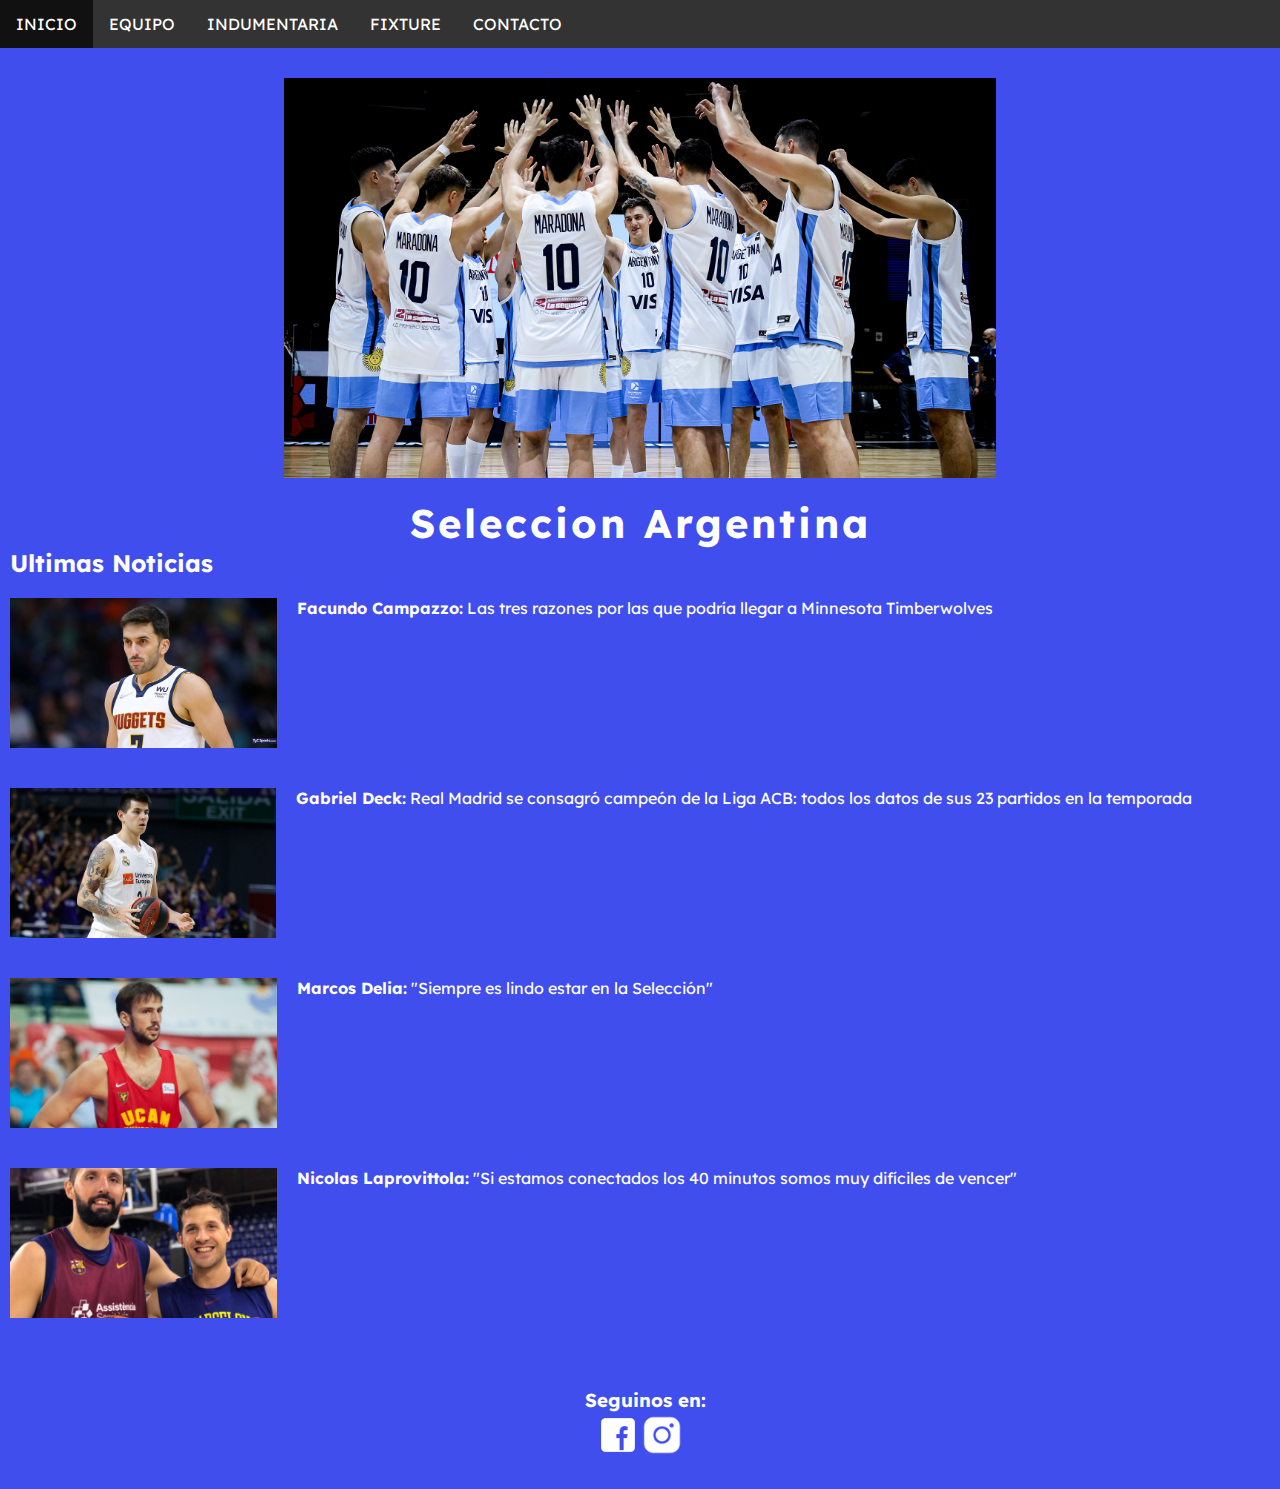
<file: index.html>
<!DOCTYPE html>
<html lang="en">
<head>
    <meta charset="UTF-8">
    <meta http-equiv="X-UA-Compatible" content="IE=edge">
    <meta name="viewport" content="width=device-width, initial-scale=1.0">
    <link rel="shortcut icon" href="./img/logoChiquito.png" type="image/x-icon">
    <link rel="stylesheet" href="style.css">
    <title>Document</title>
</head>
<body>
    <header>
        <!-- ENCABEZADO -->
     <!-- <nav class="menuGeneral">
        <div class="logo">
            <img src="./img/logo (3).png" alt="logo basquet">
        </div>
        -->
        <!-- ENLACES RELATIVOS -->
        <nav>
        <div>
            <ul>
                <li>
                    <a href="index.html">INICIO</a>
                </li>
                <li>
                    <a href="./Pages/equipo.html">EQUIPO</a>
                </li>
                <li>
                    <a href="./Pages/indumentaria.html">INDUMENTARIA</a>
                </li>                <li>
                    <a href="./Pages/resultados.html">FIXTURE</a>
                </li>
                <li>
                    <a href="./Pages/contacto.html">CONTACTO</a>
                </li>
            </ul>
        </div>
    </nav>   
    </header>
    <main>
        <img src="./img/equipo.jpg" class="imagenPrincipal" alt="seleccion argentina">
        <h1>Seleccion Argentina</h1>
    </main>
    <h2>Ultimas Noticias</h2>
    <nav class="noticias">
        <article class="articuloCompleto">
            <img class="articulosImagen" src="./img/facundocampazzo.jpg" alt="Facundo Campazzo">
            <p class="articuloTexto"><strong>Facundo Campazzo:</strong> Las tres razones por las que podría llegar a Minnesota Timberwolves</p>
        </article>
        <article class="articuloCompleto">
            <img class="articulosImagen" src="./img/gabrieldeck.jpg" alt="Gabriel Deck">
            <p class="articuloTexto"> <strong>Gabriel Deck:</strong> Real Madrid se consagró campeón de la Liga ACB: todos los datos de sus 23 partidos en la temporada</p>
        </article>
        <article class="articuloCompleto">
            <img class="articulosImagen" src="./img/marcosdelia.jpg" alt="Marcos Delia">
            <p class="articuloTexto"><strong>Marcos Delia:</strong> "Siempre es lindo estar en la Selección"</p>
        </article>
        <article class="articuloCompleto">
            <img class="articulosImagen" src="./img/nicolaprovitola.jpg" alt="Nicolas Laprovittola">
            <p class="articuloTexto"><strong>Nicolas Laprovittola:</strong> "Si estamos conectados los 40 minutos somos muy difíciles de vencer"</p>
        </article>
    </nav>


    <footer id="footer">
        <!-- PIE DE PAGINA-->
        <h3>Seguinos en:</h3>
        <div class="logosFooter">
        <img class="logoFooter" src="./img/facebook.png" alt="Facebook">
        <img class="logoFooter" src="./img/instagram2.png" alt="Instagram">
        </div>
    </footer>
</body>
</html>
</file>
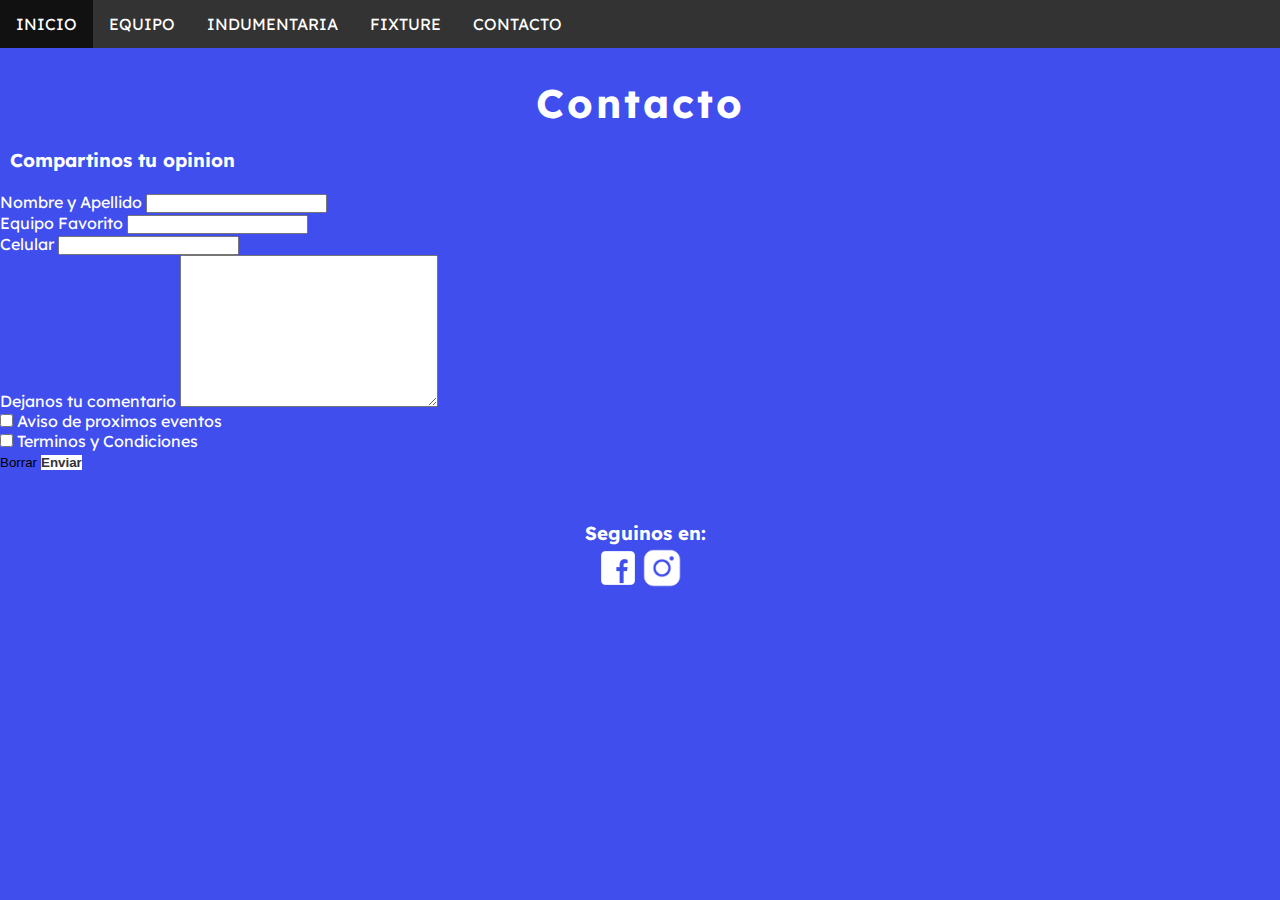
<file: Pages/contacto.html>
<!DOCTYPE html>
<html lang="en">
<head>
    <meta charset="UTF-8">
    <meta http-equiv="X-UA-Compatible" content="IE=edge">
    <meta name="viewport" content="width=device-width, initial-scale=1.0">
    <!-- CSS only -->
    <link href="https://cdn.jsdelivr.net/npm/bootstrap@5.2.0/dist/css/bootstrap.min.css" rel="stylesheet" integrity="sha384-gH2yIJqKdNHPEq0n4Mqa/HGKIhSkIHeL5AyhkYV8i59U5AR6csBvApHHNl/vI1Bx" crossorigin="anonymous">
    <link rel="shortcut icon" href="./img/logoChiquito.png" type="image/x-icon">
    <link rel="stylesheet" href="../style.css">
    <title>Document</title>
</head>
<body>
    <header>
        <!-- ENCABEZADO -->
        <nav>
            <!-- ENLACES RELATIVOS -->
            <ul>
                <li>
                    <a href="../index.html">INICIO</a>
                </li>
                <li>
                    <a href="equipo.html">EQUIPO</a>
                </li>
                <li>
                    <a href="indumentaria.html">INDUMENTARIA</a>
                </li>
                <li>
                    <a href="resultados.html">FIXTURE</a>
                </li>
                <li>
                    <a href="contacto.html">CONTACTO</a>
                </li>
            </ul>
        </nav>
    </header>

    <h1>Contacto</h1>
    <h3>Compartinos tu opinion</h3>
    <br>


    <!-- <form action="">
        <label for="nombreApellido">Nombre y Apellido</label>
        <input type="text" name="nombreApellido">
        <br>
        <label for="equipo">Equipo Favorito</label>
        <input type="text" name="equipo">
        <br>
        <label for="numeroCelular">Celular</label>
        <input type="number" name="numeroCelular">
        <br>
        <div>Comenta debajo</div>
        <textarea name="comentario" id="" cols="30" rows="10" type="text"></textarea>
        <div>Acepto recibir newsletter</div>
        <input type="checkbox" name="aceptar" value="1">
        <div>Acepto términos y condiciones</div>
        <input type="checkbox" name="aceptar" value="1">
        <div>Solo queda enviar</div>
        <input type="submit" value="Enviar Info">
        <input type="reset" value="Borrar info">
    </form> -->

    <form>
        <div class="mb-3">
            <label for="nombreApellido" class="form-label">Nombre y Apellido</label>
            <input type="text" class="form-control" name="nombreApellido">    
        </div>
        <div class="mb-3">
        <label for="equipo" class="form-label">Equipo Favorito</label>
        <input type="text" class="form-control" name="equipo">
        </div>
        <div class="mb-3">
            <label for="numeroCelular" class="form-label">Celular</label>
            <input type="number" class="form-control"name="numeroCelular">
        </div>
        <div class="mb-3">Dejanos tu comentario
        <textarea name="Comentario" class="form-control" id="" cols="30" rows="10" type="text"></textarea>
        </div>
        <div class="mb-3 form-check">
            <input type="checkbox" class="form-check-input" id="">
            <label class="form-check-label" for="exampleCheck1">Aviso de proximos eventos</label>
        </div>
        <div class="mb-3 form-check">
            <input type="checkbox" class="form-check-input" id="">
            <label class="form-check-label" for="exampleCheck1">Terminos y Condiciones</label>
        </div>
        <button type="submit" class="btn btn-primary btnReset">Borrar</button>
        <button type="submit" class="btn btn-primary btnSend">Enviar</button>

    </form>

    <footer id="footer">
        <!-- PIE DE PAGINA-->
        <h3>Seguinos en:</h3>
        <div class="logosFooter">
        <img class="logoFooter" src="../img/facebook.png" alt="Facebook">
        <img class="logoFooter" src="../img/instagram2.png" alt="Instagram">
        </div>
    </footer>

    <!-- JavaScript Bundle with Popper -->
<script src="https://cdn.jsdelivr.net/npm/bootstrap@5.2.0/dist/js/bootstrap.bundle.min.js" integrity="sha384-A3rJD856KowSb7dwlZdYEkO39Gagi7vIsF0jrRAoQmDKKtQBHUuLZ9AsSv4jD4Xa" crossorigin="anonymous"></script>

</body>
</html>
</file>
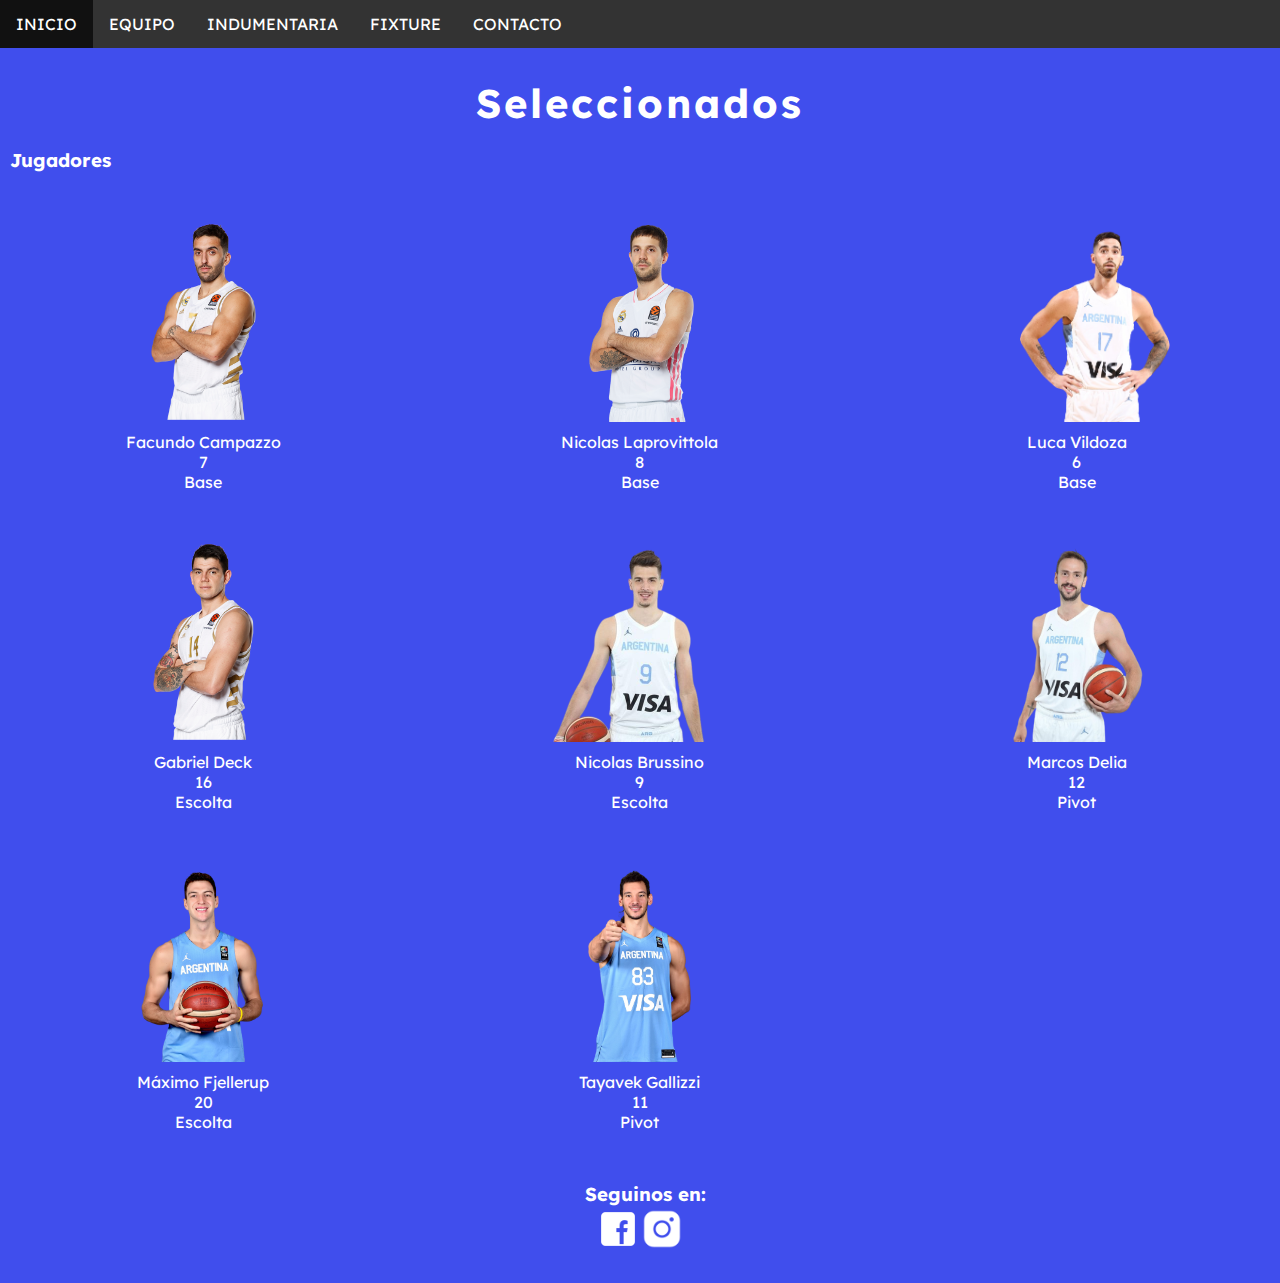
<file: Pages/equipo.html>
<!DOCTYPE html>
<html lang="en">
<head>
    <meta charset="UTF-8">
    <meta http-equiv="X-UA-Compatible" content="IE=edge">
    <meta name="viewport" content="width=device-width, initial-scale=1.0">
    <link rel="shortcut icon" href="./img/logoChiquito.png" type="image/x-icon">
    <link rel="stylesheet" href="../style.css">
    <title>Document</title>
</head>
<body>
    <header>
        <!-- ENCABEZADO -->
        <nav>
            <!-- ENLACES RELATIVOS -->
            <ul>
                <li>
                    <a href="../index.html">INICIO</a>
                </li>
                <li>
                    <a href="equipo.html">EQUIPO</a>
                </li>
                <li>
                    <a href="indumentaria.html">INDUMENTARIA</a>
                </li>
                <li>
                    <a href="resultados.html">FIXTURE</a>
                </li>
                <li>
                    <a href="contacto.html">CONTACTO</a>
                </li>
            </ul>
        </nav>
    </header>
    <h1>Seleccionados</h1>
    <h3>Jugadores</h3>
    <!-- Bases Selec Arg-->
    <div class="boxEquipo">
        <div class="boxJugador">
            <img class="imgJugador" src="../img/campazzo.png" alt="facu campazzo">
            <p class="nombreJugador">Facundo Campazzo</p>
            <p class="numeroJugador">7</p>
            <p class="posicionJugador">Base</p>
        </div>
        <div class="boxJugador">
            <img class="imgJugador" src="../img/laprovitola.png" alt="nico Laprovittola">
            <p class="nombreJugador">Nicolas Laprovittola</p>
            <p class="numeroJugador">8</p>
            <p class="posicionJugador">Base</p>
        </div>
            <div class="boxJugador">
            <img class="imgJugador" src="../img/vildoza.png" alt="luca vildoza">
            <p class="nombreJugador">Luca Vildoza</p>
            <p class="numeroJugador">6</p>
            <p class="posicionJugador">Base</p>
        </div>
        <div class="boxJugador">
            <img class="imgJugador" src="../img/gabideck.png" alt="gabi deck">
            <p class="nombreJugador">Gabriel Deck</p>
            <p class="numeroJugador">16</p>
            <p class="posicionJugador">Escolta</p>
        </div>
        <div class="boxJugador">
            <img class="imgJugador" src="../img/brussino-removebg-preview.png" alt="nico brussino">
            <p class="nombreJugador">Nicolas Brussino</p>
            <p class="numeroJugador">9</p>
            <p class="posicionJugador">Escolta</p>
        </div>
        <div class="boxJugador">
            <img class="imgJugador" src="../img/delia-removebg-preview.png" alt="Marcos Delia">
            <p class="nombreJugador">Marcos Delia</p>
            <p class="numeroJugador">12</p>
            <p class="posicionJugador">Pivot</p>
        </div>
            <div class="boxJugador">
            <img class="imgJugador" src="../img/fielerup-removebg-preview.png" alt="Máximo Fjellerup">
            <p class="nombreJugador">Máximo Fjellerup</p>
            <p class="numeroJugador">20</p>
            <p class="posicionJugador">Escolta</p>
        </div>
            <div  class="boxJugador">
            <img class="imgJugador" src="../img/galizzi-removebg-preview.png" alt="talla galizzi">
            <p class="nombreJugador">Tayavek Gallizzi</p>
            <p class="numeroJugador">11</p>
            <p class="posicionJugador">Pivot</p>
        </div>
    </div>
    <footer id="footer">
        <!-- PIE DE PAGINA-->
        <h3>Seguinos en:</h3>
        <div class="logosFooter">
        <img class="logoFooter" src="../img/facebook.png" alt="Facebook">
        <img class="logoFooter" src="../img/instagram2.png" alt="Instagram">
        </div>
    </footer>

</body>
</html>
</file>
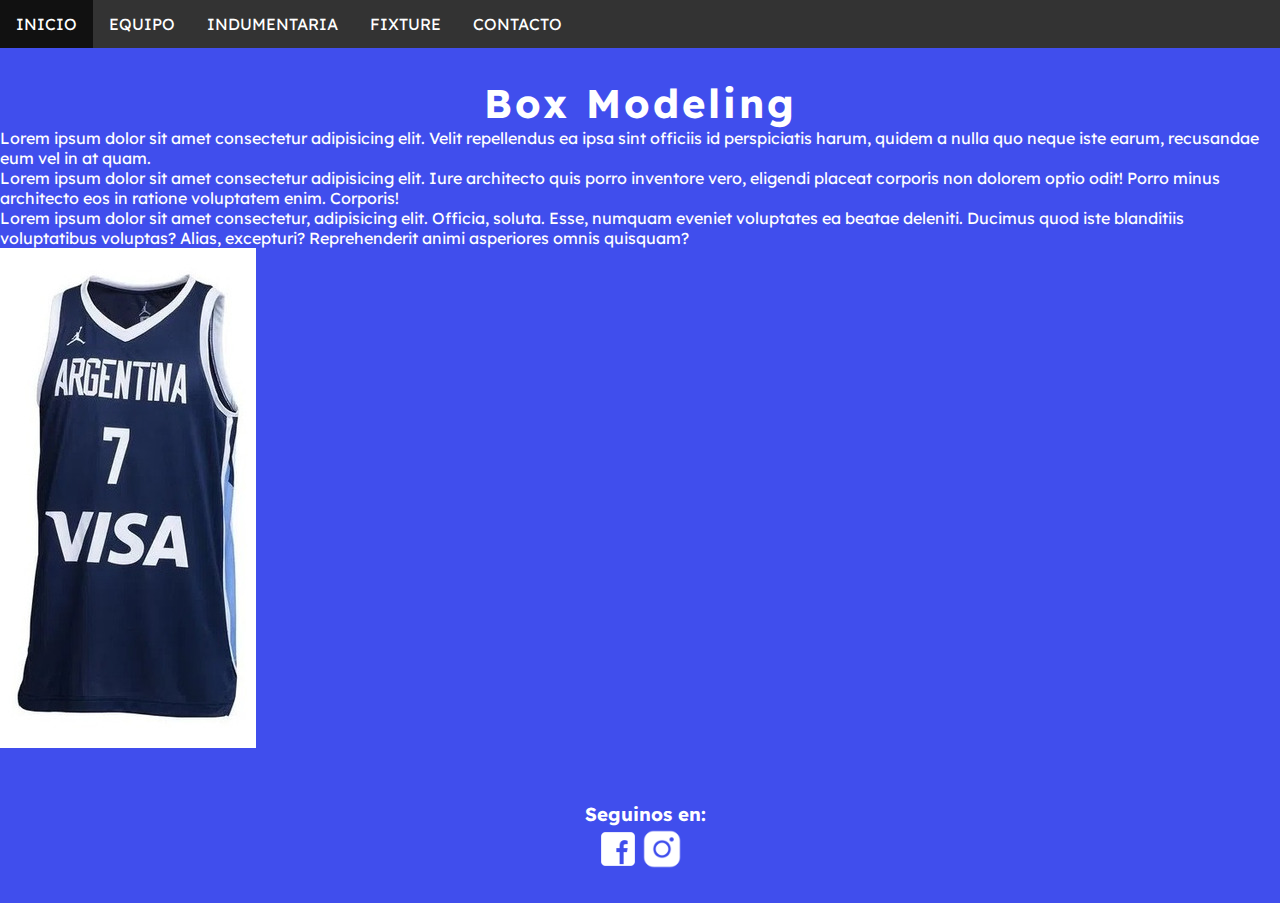
<file: Pages/indumentaria.html>
<!DOCTYPE html>
<html lang="en">
<head>
    <meta charset="UTF-8">
    <meta http-equiv="X-UA-Compatible" content="IE=edge">
    <meta name="viewport" content="width=device-width, initial-scale=1.0">
    <link rel="shortcut icon" href="./img/logoChiquito.png" type="image/x-icon">
    <link rel="stylesheet" href="../style.css">
    <title>Document</title>
</head>
<body>
    <header>
        <!-- ENCABEZADO -->
        <nav>
            <!-- ENLACES RELATIVOS -->
            <ul>
                <li>
                    <a href="../index.html">INICIO</a>
                </li>
                <li>
                    <a href="equipo.html">EQUIPO</a>
                </li>
                <li>
                    <a href="indumentaria.html">INDUMENTARIA</a>
                </li>
                <li>
                    <a href="resultados.html">FIXTURE</a>
                </li>
                <li>
                    <a href="contacto.html">CONTACTO</a>
                </li>
            </ul>
        </nav>
    </header>

    <!--BOX MODELING-->
    <h1>Box Modeling</h1>

    <p>Lorem ipsum dolor sit amet consectetur adipisicing elit. Velit repellendus ea ipsa sint officiis id perspiciatis harum, quidem a nulla quo neque iste earum, recusandae eum vel in at quam.</p>
    <p>Lorem ipsum dolor sit amet consectetur adipisicing elit. Iure architecto quis porro inventore vero, eligendi placeat corporis non dolorem optio odit! Porro minus architecto eos in ratione voluptatem enim. Corporis!</p>
    <p>Lorem ipsum dolor sit amet consectetur, adipisicing elit. Officia, soluta. Esse, numquam eveniet voluptates ea beatae deleniti. Ducimus quod iste blanditiis voluptatibus voluptas? Alias, excepturi? Reprehenderit animi asperiores omnis quisquam?</p>

    <img src="../img/remera azul.jpg" alt="Remera azul basquet argentina">



    <footer id="footer">
        <!-- PIE DE PAGINA-->
        <h3>Seguinos en:</h3>
        <div class="logosFooter">
        <img class="logoFooter" src="../img/facebook.png" alt="Facebook">
        <img class="logoFooter" src="../img/instagram2.png" alt="Instagram">
        </div>
    </footer>

</body>
</html>
</file>
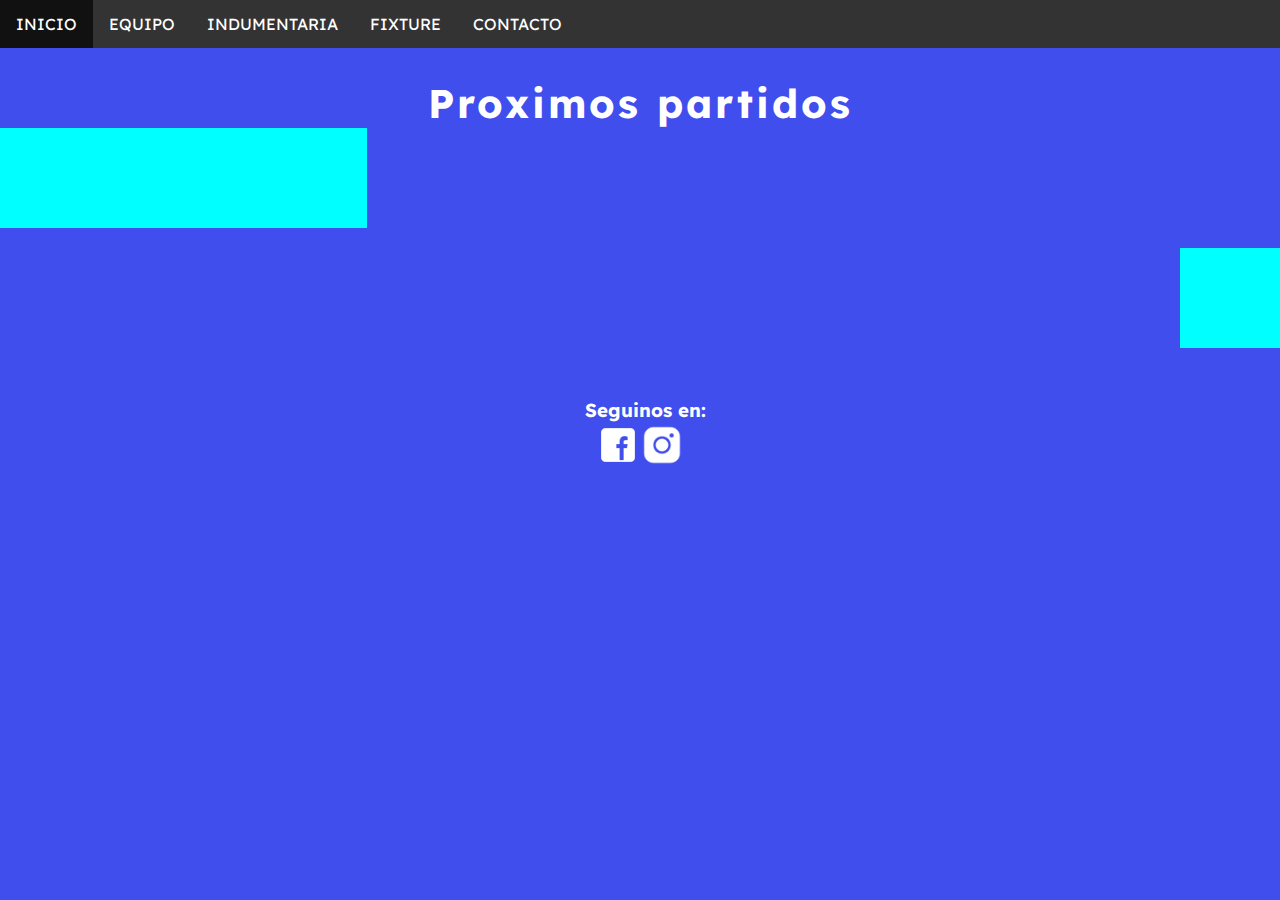
<file: Pages/resultados.html>
<!DOCTYPE html>
<html lang="en">
<head>
    <meta charset="UTF-8">
    <meta http-equiv="X-UA-Compatible" content="IE=edge">
    <meta name="viewport" content="width=device-width, initial-scale=1.0">
    <link rel="shortcut icon" href="./img/logoChiquito.png" type="image/x-icon">
    <link rel="stylesheet" href="../style.css">
    <title>Document</title>
</head>
<body>
    <header>
        <!-- ENCABEZADO -->
        <nav>
            <!-- ENLACES RELATIVOS -->
            <ul>
                <li>
                    <a href="../index.html">INICIO</a>
                </li>
                <li>
                    <a href="equipo.html">EQUIPO</a>
                </li>
                <li>
                    <a href="indumentaria.html">INDUMENTARIA</a>
                </li>
                <li>
                    <a href="resultados.html">FIXTURE</a>
                </li>
                <li>
                    <a href="contacto.html">CONTACTO</a>
                </li>
            </ul>
        </nav>
    </header>
    <h1>Proximos partidos</h1>

    <div class="fixture">
        <section class="cuadro resultado"></section>
        <section class="cuadro entradas"></section>
        <section class="cuadro resultado"></section>
        <section class="cuadro entradas"></section>
        <section class="cuadro publidad"></section>
    </div>
    


    <!--FLEXBOX Aplicado
    <div class="flexContainer">
        <div class="divFlex">1</div>
        <div class="divFlex">2</div>
        <div class="divFlex">3</div>
        <div class="divFlex">4</div>
    </div>
    -->
    <footer id="footer">
        <!-- PIE DE PAGINA-->
        <h3>Seguinos en:</h3>
        <div class="logosFooter">
        <img class="logoFooter" src="../img/facebook.png" alt="Facebook">
        <img class="logoFooter" src="../img/instagram2.png" alt="Instagram">
        </div>
    </footer>

</body>
</html>
</file>
<file: style.css>
@import url('https://fonts.googleapis.com/css2?family=Lexend+Deca:wght@100&display=swap');

*{
    padding: 0;
    margin: 0;
}


header{
    background-color: #404eed;
    color: #ffffff;
    font-family: 'Lexend Deca', sans-serif;
}

nav{
    margin-bottom: 30px;
}

ul {
  list-style-type:none;
  margin: 0;
  padding: 0;
  overflow: hidden;
  background-color: #333;
}

li {
  float: left;
}

li a {
  display: block;
  color: white;
  text-align: center;
  padding: 14px 16px;
  text-decoration: none;
}

li a:hover {
  background-color: #111;
}

body{
    background-color: #404eed;
    color: #ffffff;
    font-family: 'Lexend Deca', sans-serif;
}

h1{
    color: #ffffff;
    font-family: 'Lexend Deca', sans-serif;
    letter-spacing: 3px;
    font-size: 40px;
    font-weight: bolder;
    text-align: center;
}

.imagenPrincipal{
    display: block;
    margin-left: auto;
    margin-right: auto;
    margin-bottom: 20px;
    height: 400px;   
}
h2{
    margin: 0px 0px 0px 10px;
}
.articuloCompleto{
    padding: 10px;
}

.articulosImagen{
    height: 150px;
}

article{
    display: flex;
    flex-direction: row;
    margin: 10px 0px 10px 0px;
}
.noticias{
    display: flex;
    flex-direction: column;
    flex-wrap: wrap;
}

.articuloTexto{
    margin: 0px 0px 0px 20px;
}


/*
.flexContainer{
    PARA PODER CAMBIAR POSICION, por defecto si no pongo nada en direction, es row
    display: flex;
    flex-direction: row;
    background-color: aquamarine;
    padding: 30px;
}

.divFlex{
    background-color: yellow;
    color: black;
    padding: 20px;
    margin: 10px;
}
*/ 

/*FLEX*/

footer{
    display: flex;
    flex-direction: column;
    margin: 30px 0px 30px 0px;
    text-align: center;
}

.logosFooter{
    display: flex;
    flex-direction: row;
    display:inline-block;
    margin: 3px 0px 0px 0px;
}

.logoFooter{
    height: 40px;
    width: 40px;
}

/*GRID EQUIPO*/

h3{
    margin: 20px 0px 0px 10px;
}

.boxEquipo{
    margin: 50px 10px 0px 10px;
    display: grid;
    grid-template-columns: 1fr 1fr 1fr;
    grid-template-rows: 2fr 2fr 2fr;
    gap: 50px; 
}

/*Animacion*/
.boxJugador:hover{
    transform: rotate(360deg);
    transition: all 1s;
    font-weight: bold;

}
/*Animacion2*/
.articuloCompleto:hover{
    background-color: rgba(61, 58, 58, 0.486);
}


.nombreJugador{
    text-align: center;
}
.numeroJugador{
    text-align: center;
}
.posicionJugador{
    text-align: center;
}
.imgJugador{
    height: 200px;
    display: block;
    margin-left: auto;
    margin-right: auto;
    margin-bottom: 10px;
}

/*Animacion*/
.boxJugador:hover{
    transform: rotate(360deg);
    transition: all 1s;
    font-weight: bold;

}

/*FIXTURE*/
/*GRID TEMPLATE AREAS*/
.resultado{
    grid-area: resultado;
}
.entradas{
    grid-area: entrada;
}
.publicidad{
    grid-area: publicidad;
}

/*Revisar GRID AREA*/
.fixture{
    display: grid;
    grid-gap: 20px;
    grid-template-columns: 1fr 1fr 1fr;

}

.cuadro{
    padding: 50px;
    background-color: aqua;
    border: #111;
}

/* Nuevo Formulario con Bootstrap */

.btnReset{
    background-color: #404eed;
    border: #404eed;
}
.btnSend{
    background-color:white;
    color: #333;
    font-weight: bold;
    border: #404eed;
}
</file>
